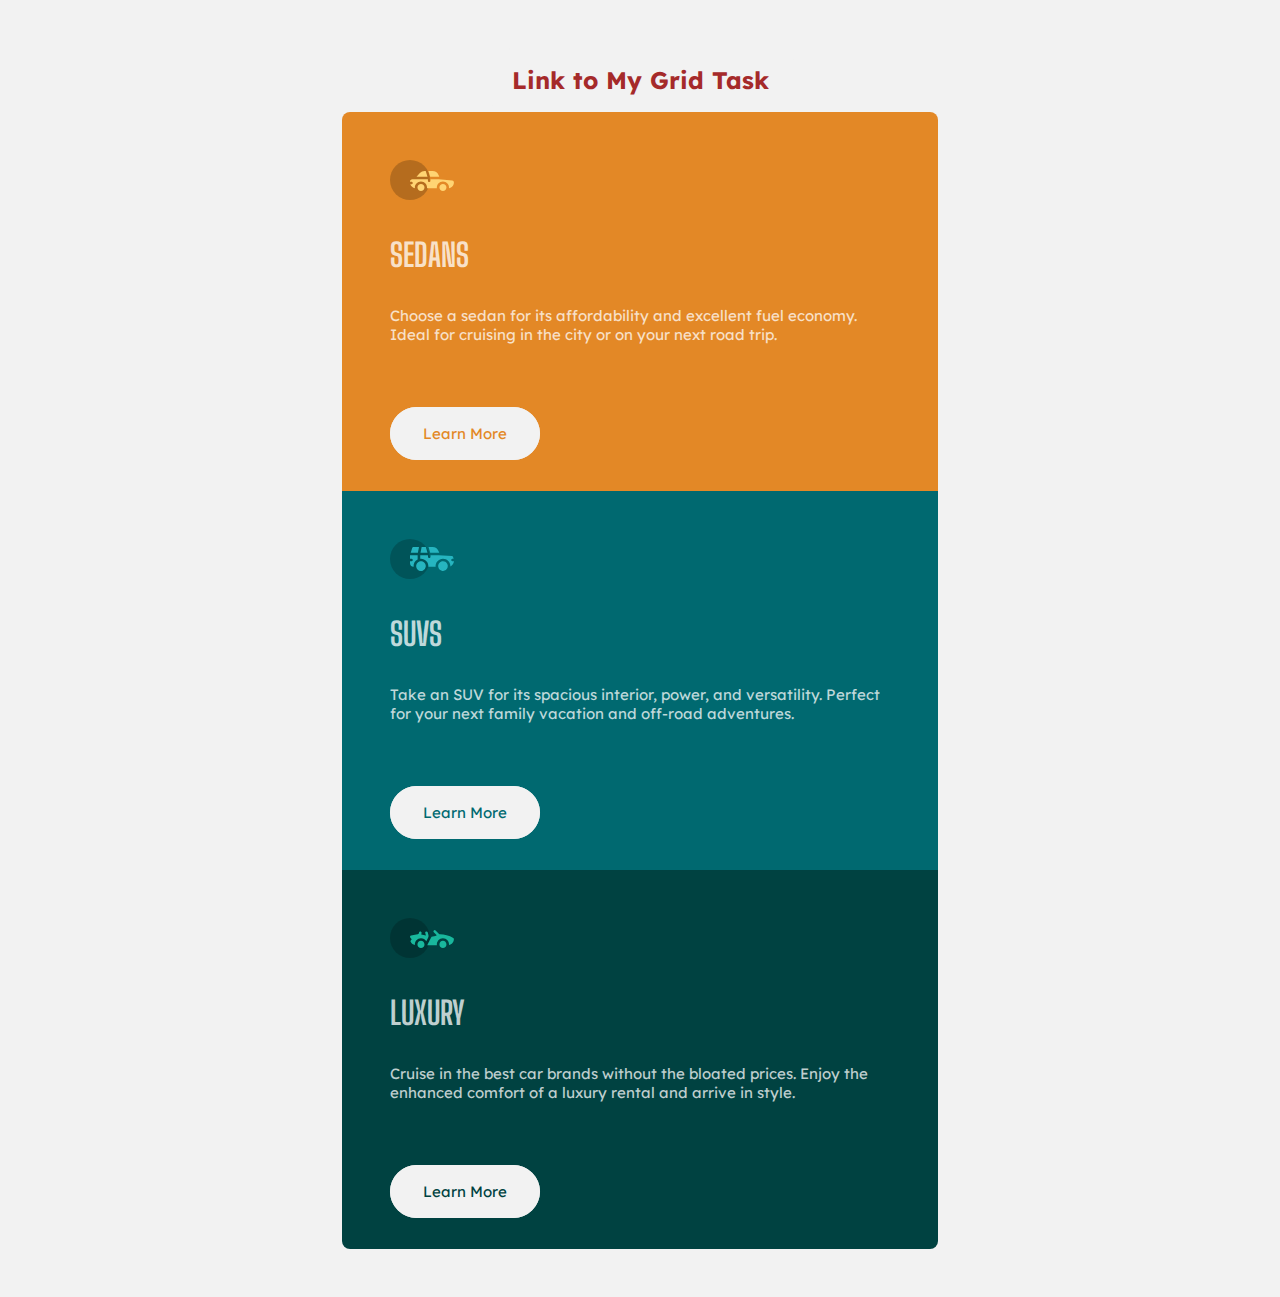
<file: index.html>
<!DOCTYPE html>
<html lang="en">
<head>
    <meta charset="UTF-8">
    <meta http-equiv="X-UA-Compatible" content="IE=edge">
    <meta name="viewport" content="width=device-width, initial-scale=1.0">
    <title>Document</title>
    <link rel="shortcut icon" href="images/favicon-32x32.png" type="image/x-icon">
    <link rel="stylesheet" href="flexbox.css">
    
    <link rel="preconnect" href="https://fonts.googleapis.com">
    <link rel="preconnect" href="https://fonts.gstatic.com" crossorigin>
    <link href="https://fonts.googleapis.com/css2?family=Big+Shoulders+Display:wght@700&family=Lexend+Deca&display=swap" rel="stylesheet">
</head>
<body>
    <a href="grid.html" class="grid-task">Link to My Grid Task</a>

    <main>
        <div class="container">
            <div class="sedans-cars">
                <img src="./images/icon-sedans.svg" alt="">
                <h2>SEDANS</h2>
                <p>Choose a sedan for its affordability and excellent fuel economy. Ideal for cruising in the city or on your next road trip.</p>
                <a href="#">Learn More</a>
            </div>
            <div class="suvs-cars">
                <img src="./images/icon-suvs.svg" alt="">
                <h2>SUVS</h2>
                <p>Take an SUV for its spacious interior, power, and versatility. Perfect for your next family vacation and off-road adventures.</p>
                <a href="#">Learn More</a>
            </div>
            <div class="luxury-cars">
                <img src="./images/icon-luxury.svg" alt="">
                <h2>LUXURY</h2>
                <p>Cruise in the best car brands without the bloated prices. Enjoy the enhanced comfort of a luxury rental and arrive in style.</p>
                <a href="#">Learn More</a>
            </div>
        </div>
    </main>
</body>
</html>
</file>
<file: flexbox.css>
* {
    margin: 0;
    padding: 0;
    box-sizing: border-box;
}

body {
    background-color: hsl(0, 0%, 95%);
    display: flex;
    flex-direction: column;
    justify-content: center;
    align-items: center;
    min-height: 100vh;
    font-size: 15px;
    color: hsla(0, 0%, 100%, 0.75);
    font-family: 'Lexend Deca', sans-serif;
    padding: 3rem 0;
}

/* grid task */

.grid-task {
    font-size: 1.5rem;
    font-weight: 700;
    text-decoration: none;
    color:brown;
}

.grid-task:hover {
    color: green;
    text-decoration: underline !important;
}

/* flexbox section */

.container {
    display: flex;
    flex-direction: row;
    width: 60%;
    margin: 0 auto;
}

.container > div {
    padding: 3rem;
}

a {
    text-decoration: none;
    padding: 1rem 2rem;
    background-color: hsl(0, 0%, 95%);
    border: .1rem solid hsl(0, 0%, 95%);
    border-radius: 3rem;
    cursor: pointer;
}

a:hover, a:active {
    opacity: 0.6;
    color: hsl(0, 0%, 95%);
}

p {
    margin: 2rem 0 5rem;
}

h2 {
    margin-top: 2rem;
    font-family: 'Big Shoulders Display', cursive;
    font-size: 2rem;
}

/* cars */

.sedans-cars {
    background-color: hsl(31, 77%, 52%);
    border-radius: .5rem 0 0 .5rem;
}

.sedans-cars a {
    color: hsl(31, 77%, 52%);
}

.suvs-cars {
    background-color: hsl(184, 100%, 22%);
}

.suvs-cars a {
    color: hsl(184, 100%, 22%);
}

.luxury-cars {
    background-color: hsl(179, 100%, 13%);
    border-radius: 0 .5rem .5rem 0;
}

.luxury-cars a {
    color: hsl(179, 100%, 13%);
}

/* reponsive behaviour */

@media screen and (max-width: 1324px) {
    .container {
        flex-direction: column;
    }

    .sedans-cars {
        border-radius: .5rem .5rem 0 0;
    }

    .luxury-cars {
        border-radius: 0 0 .5rem .5rem;
    }
}

@media screen and (max-width: 600px) {
    .container {
        width: 95%;
    }
}
</file>
